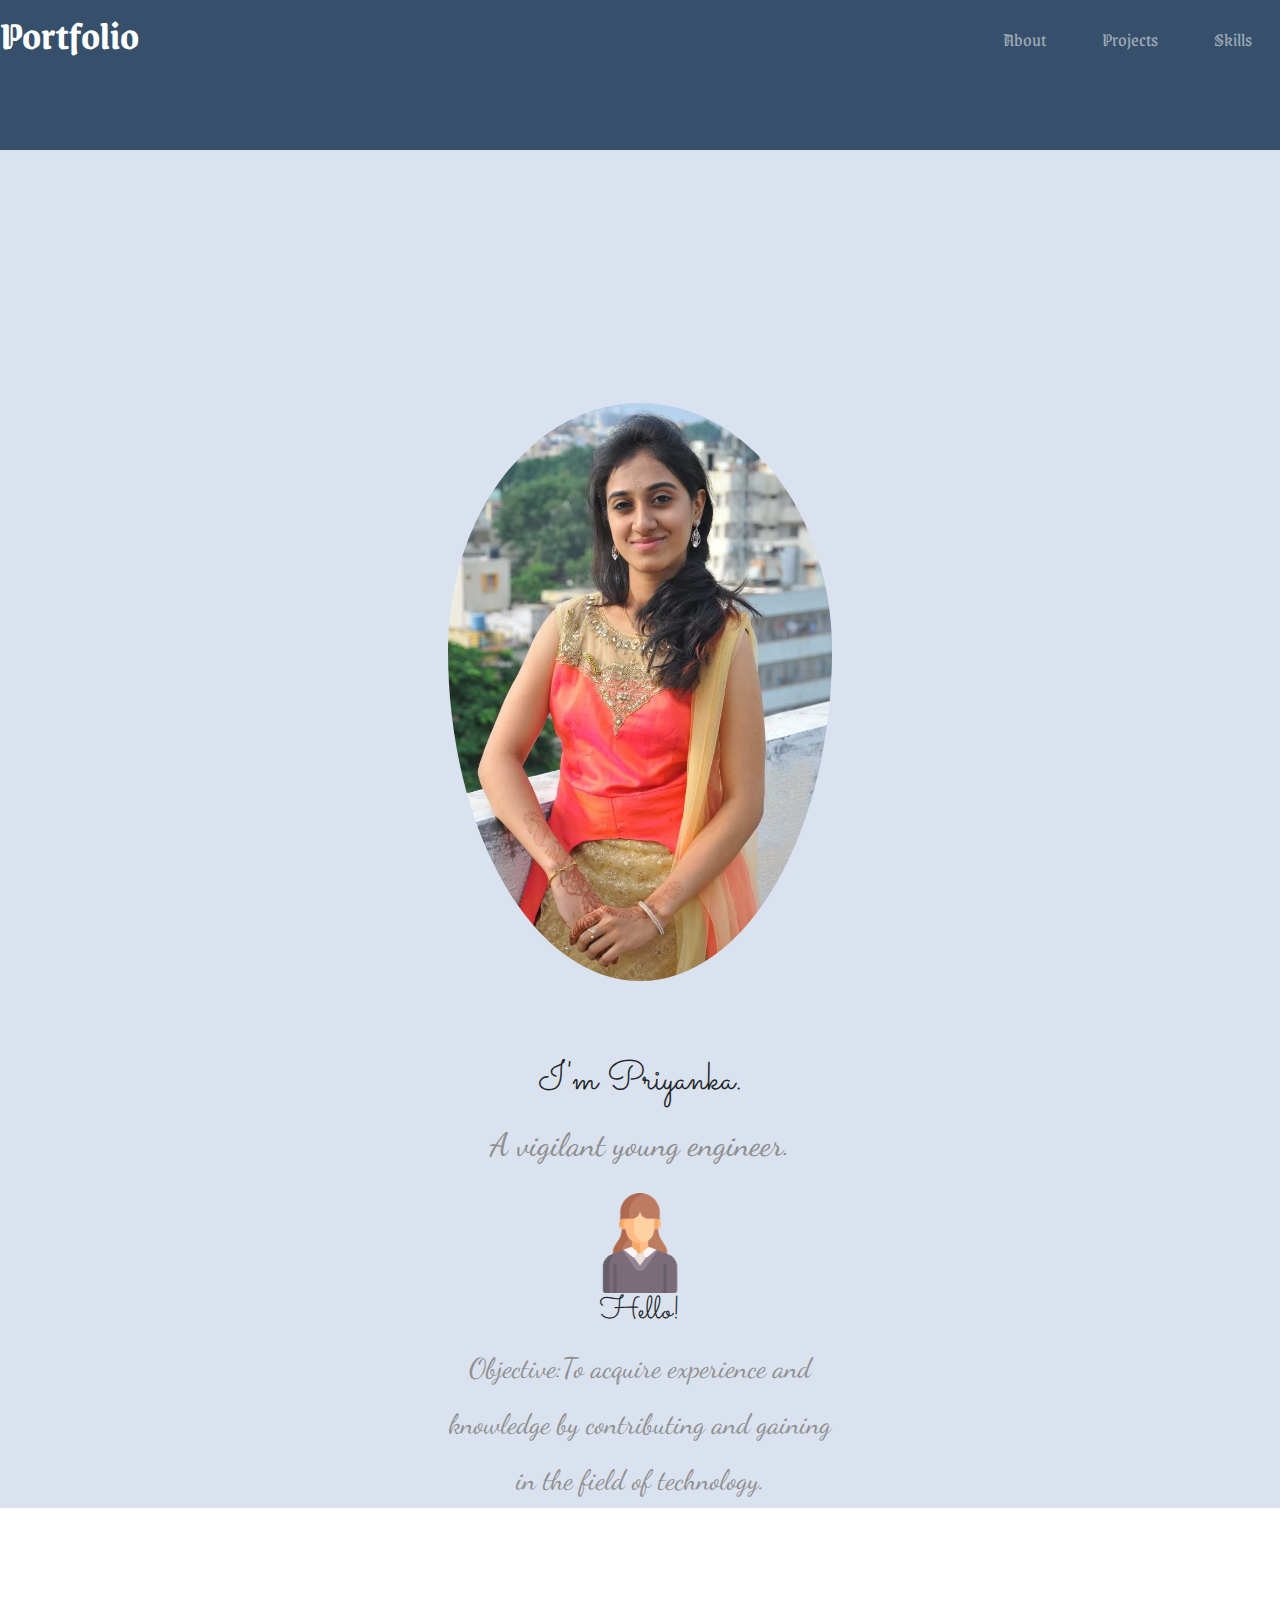
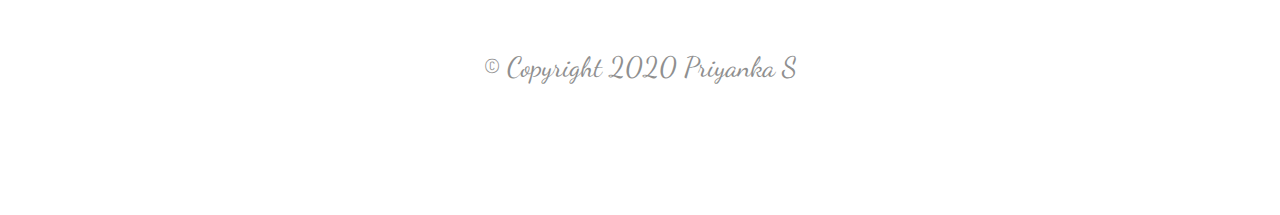
<file: index.html>
<!DOCTYPE html>
<html lang="en" dir="ltr">

<head>
  <meta charset="utf-8">
  <title>Portfolio</title>
  <script src="https://code.jquery.com/jquery-3.5.1.slim.min.js" integrity="sha384-DfXdz2htPH0lsSSs5nCTpuj/zy4C+OGpamoFVy38MVBnE+IbbVYUew+OrCXaRkfj" crossorigin="anonymous"></script>
  <script src="https://cdn.jsdelivr.net/npm/popper.js@1.16.0/dist/umd/popper.min.js" integrity="sha384-Q6E9RHvbIyZFJoft+2mJbHaEWldlvI9IOYy5n3zV9zzTtmI3UksdQRVvoxMfooAo" crossorigin="anonymous"></script>
  <script src="https://stackpath.bootstrapcdn.com/bootstrap/4.5.0/js/bootstrap.min.js" integrity="sha384-OgVRvuATP1z7JjHLkuOU7Xw704+h835Lr+6QL9UvYjZE3Ipu6Tp75j7Bh/kR0JKI" crossorigin="anonymous"></script>
  <link href="https://fonts.googleapis.com/css2?family=Dancing+Script:wght@600&family=Grenze+Gotisch:wght@300&family=Sacramento&display=swap" rel="stylesheet">
  <div>Icons made by <a href="https://www.flaticon.com/authors/freepik" title="Freepik">Freepik</a> from <a href="https://www.flaticon.com/" title="Flaticon">www.flaticon.com</a></div>

  <link rel="stylesheet" href="https://maxcdn.bootstrapcdn.com/bootstrap/4.0.0/css/bootstrap.min.css" integrity="sha384-Gn5384xqQ1aoWXA+058RXPxPg6fy4IWvTNh0E263XmFcJlSAwiGgFAW/dAiS6JXm" crossorigin="anonymous">
  <link rel="stylesheet" href="css/styles.css">
  <link rel="stylesheet" href="https://use.fontawesome.com/releases/v5.14.0/css/all.css" integrity="sha384-HzLeBuhoNPvSl5KYnjx0BT+WB0QEEqLprO+NBkkk5gbc67FTaL7XIGa2w1L0Xbgc" crossorigin="anonymous">

</head>

<body>


  <div class="top-container">

    <!-- Nav Bar -->
    <nav class="navbar   navbar-expand-lg navbar-dark fixed-top  ">

      <h3 class="navbar-brand" href="">Portfolio</h3>

      <button class="navbar-toggler" type="button" data-toggle="collapse" data-target="#navbarTogglerDemo02">
        <span class="navbar-toggler-icon"></span>
      </button>

      <div class="collapse navbar-collapse" id="navbarTogglerDemo02">

        <ul class="navbar-nav ml-auto">
          <li class="nav-item">
            <a class="nav-link" href="index.html">About</a>
          </li>
          <li class="nav-item">
            <a class="nav-link" href="projects.html">Projects</a>
          </li>
          <li class="nav-item">
            <a class="nav-link" href="skills.html">Skills</a>
          </li>


        </ul>

      </div>
    </nav>
    <!-- Title -->





    <div class="middle-container">
      <img class="title-image" src="images/priyanka.jpg" alt="pic">
      <h1>I'm Priyanka.</h1>
      <h2>
        <p>A vigilant young engineer.</p>
      </h2>



      <div class="profile">
        <img class"" src="images/person.png" alt="person" height="100rem" width="100rem">
        <h2>Hello!</h2>
        <p class="intro">Objective:To acquire experience and knowledge by contributing and gaining in the field of technology.</p>
      </div>





      <footer class="white-section " id="footer">
        <div class="container-fluid pb-1">
          <i class="social-icon fab fa-facebook-f"></i>
          <i class="social-icon fab fa-twitter"></i>
          <i class="social-icon fab fa-instagram"></i>
          <i class="social-icon fas fa-envelope"></i>
          <p>©   Copyright     2020      Priyanka S</p>
        </div>
      </footer>
</body>



</html>
</file>
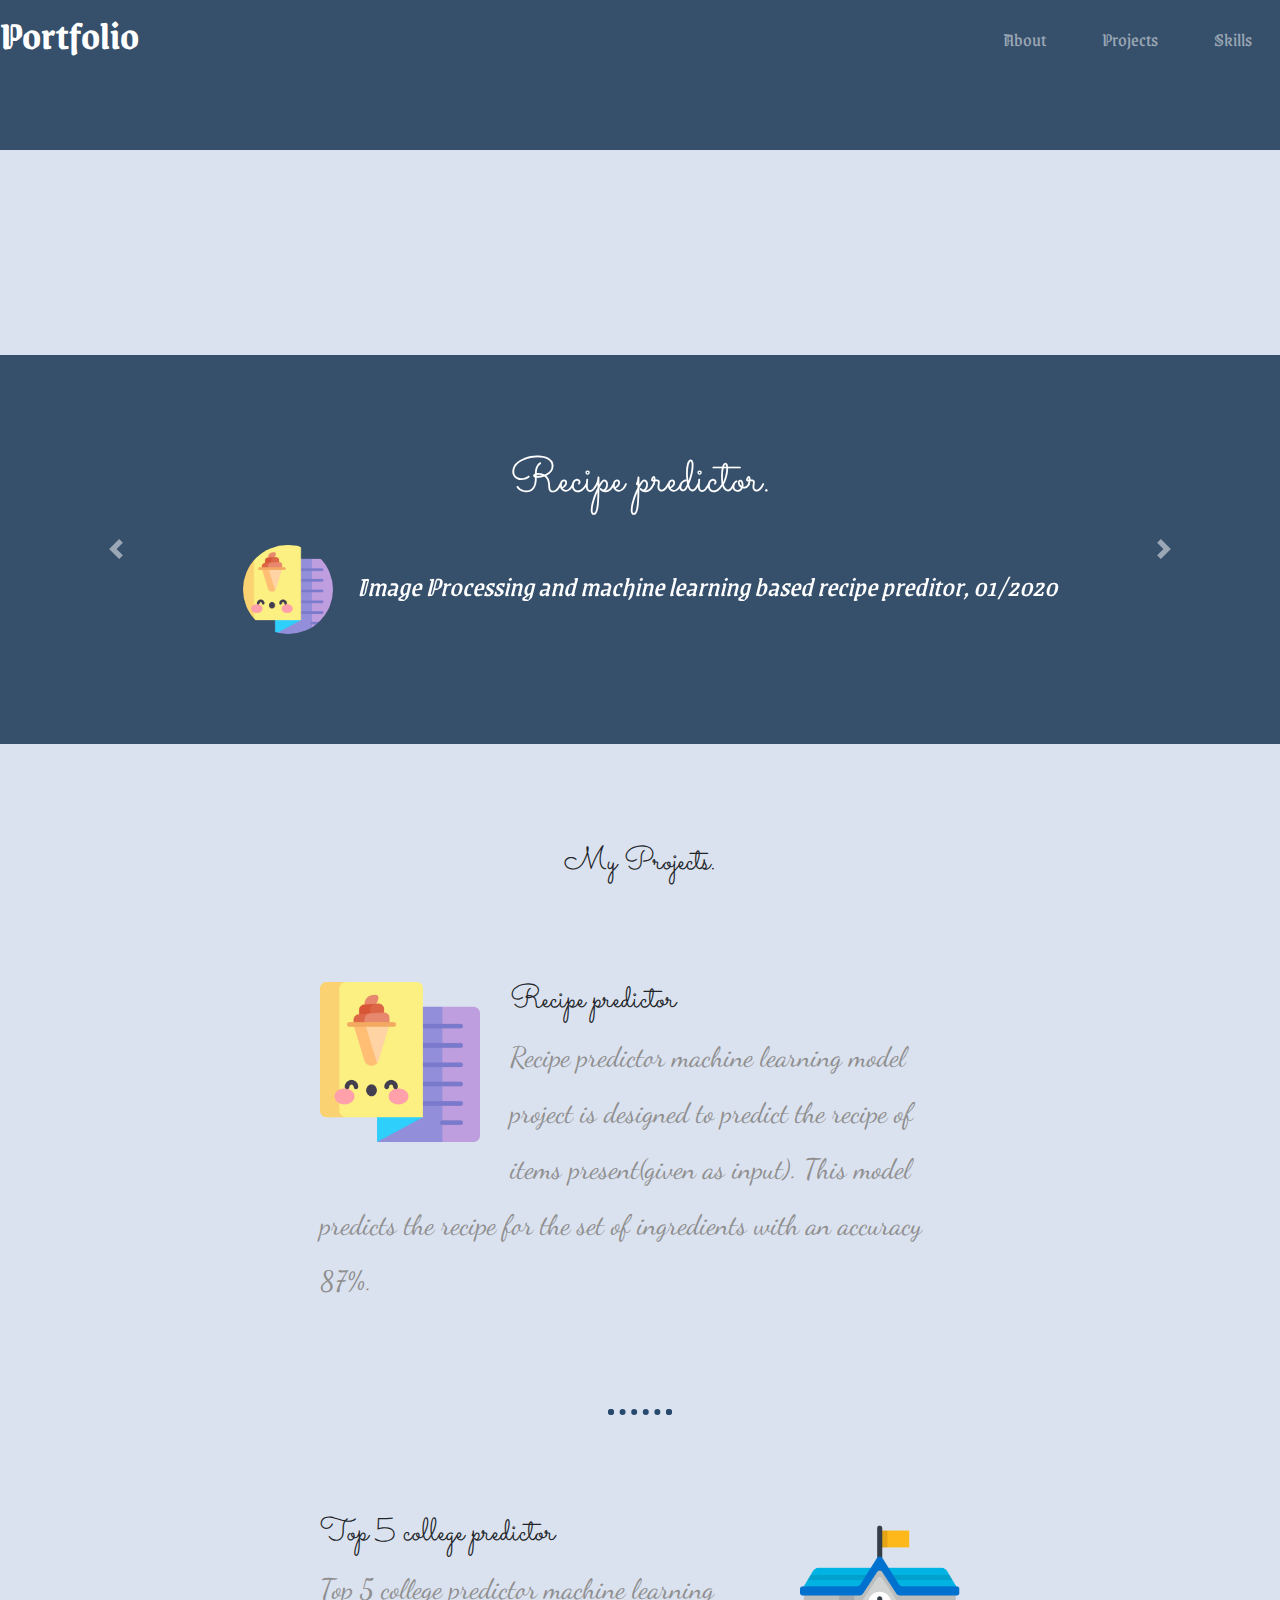
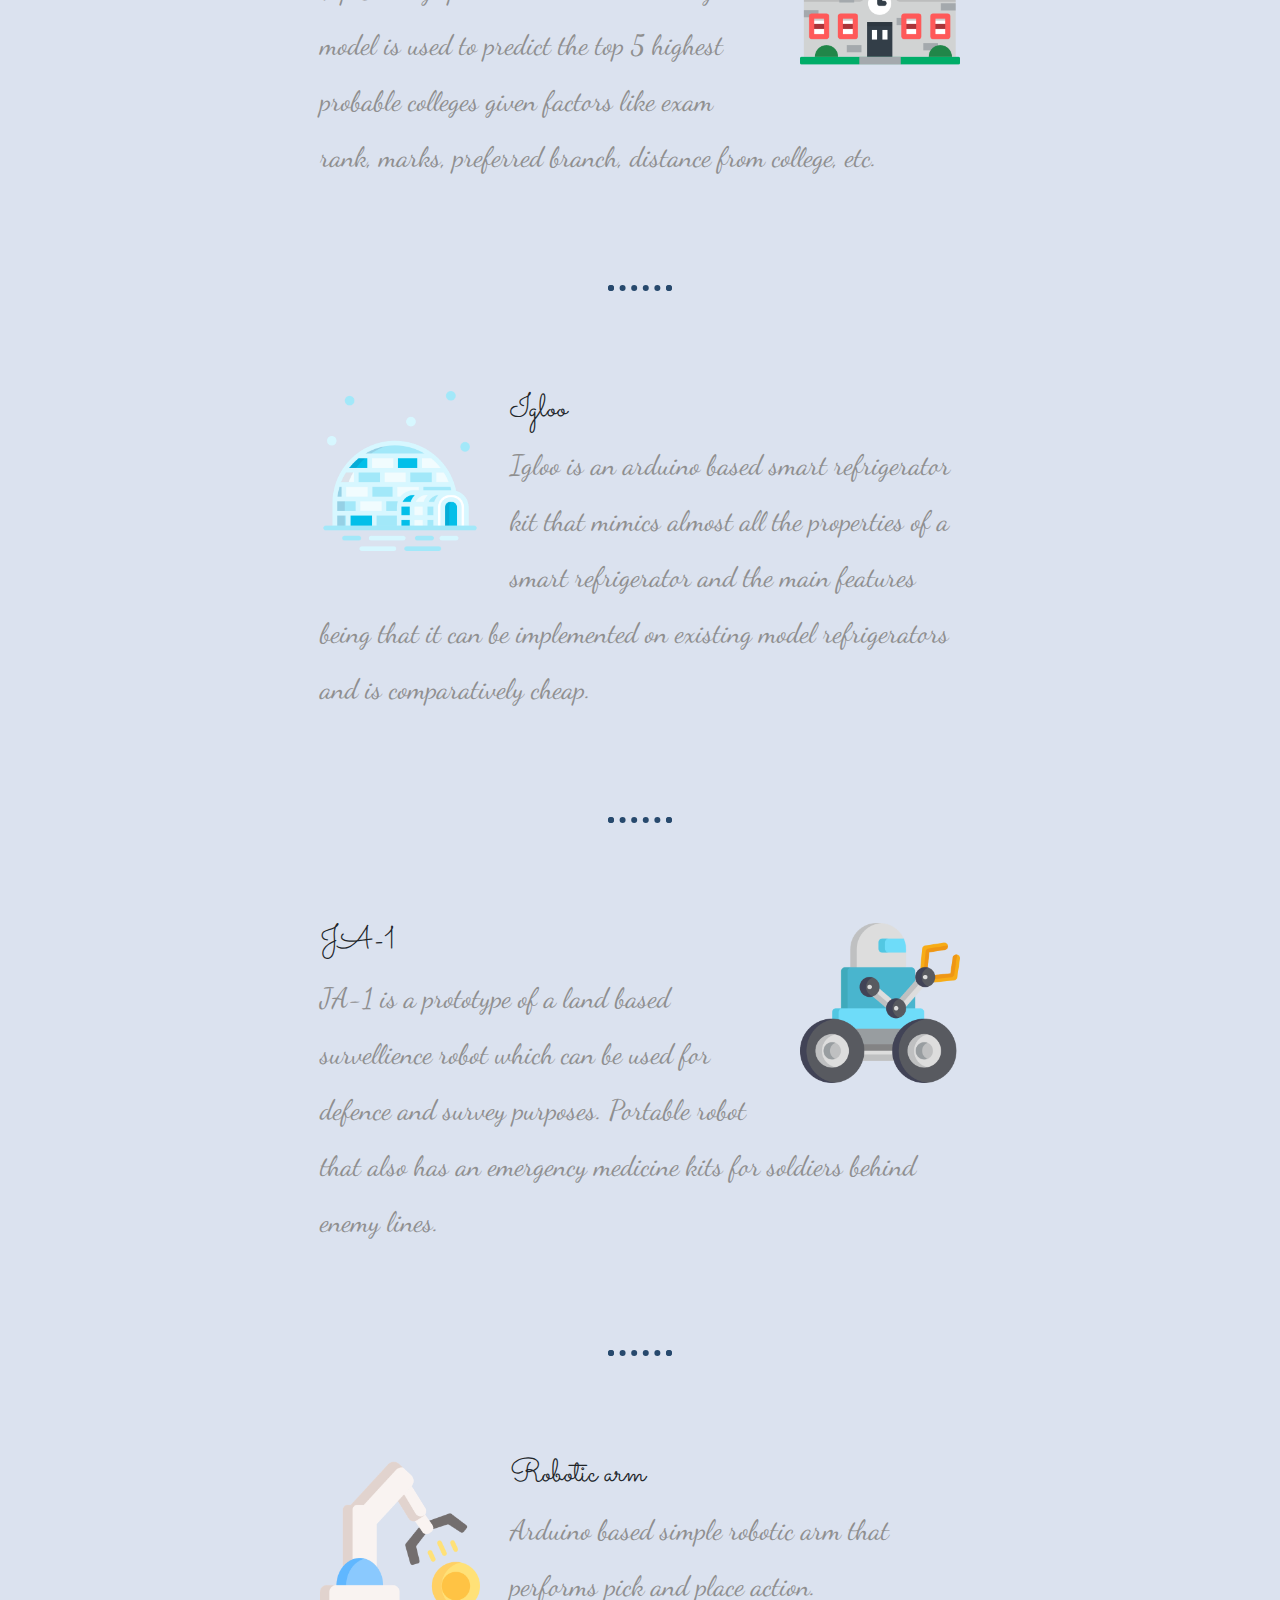
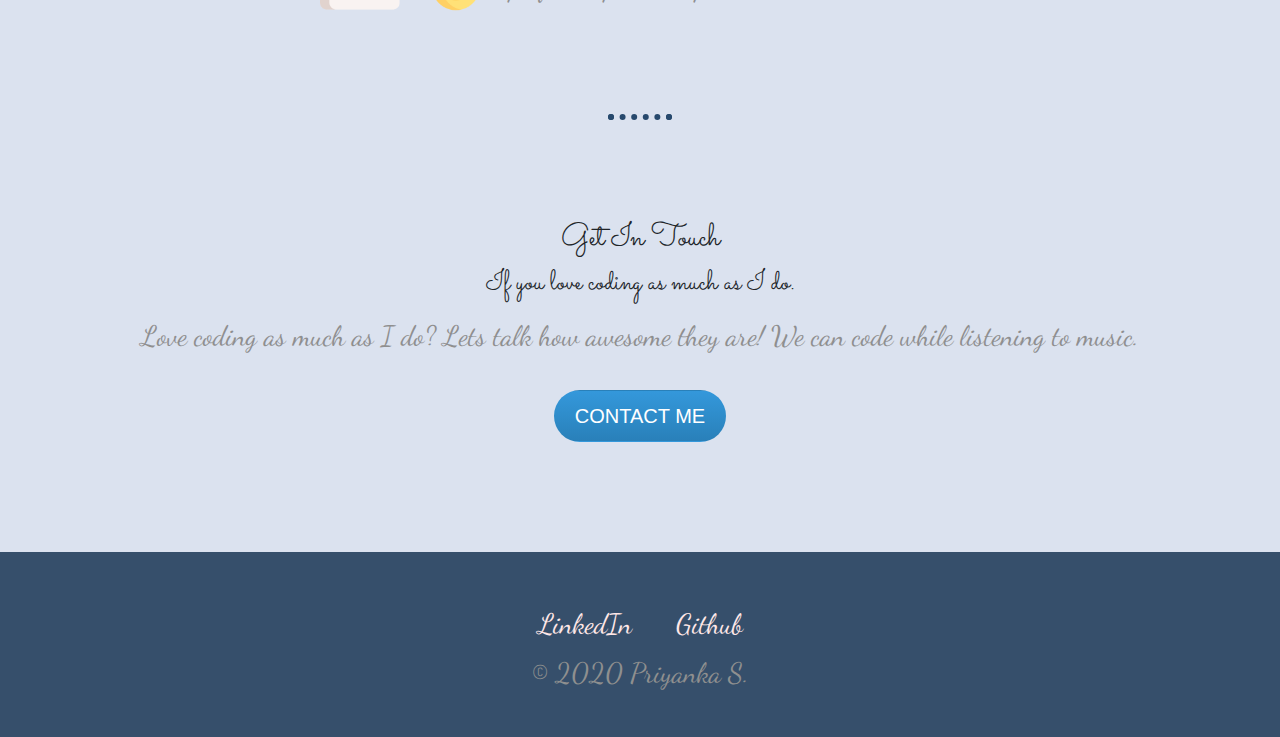
<file: projects.html>
<!DOCTYPE html>
<html lang="en" dir="ltr">

<head>
  <meta charset="utf-8">
  <title>Projects</title>
  <script src="https://code.jquery.com/jquery-3.5.1.slim.min.js" integrity="sha384-DfXdz2htPH0lsSSs5nCTpuj/zy4C+OGpamoFVy38MVBnE+IbbVYUew+OrCXaRkfj" crossorigin="anonymous"></script>
  <script src="https://cdn.jsdelivr.net/npm/popper.js@1.16.0/dist/umd/popper.min.js" integrity="sha384-Q6E9RHvbIyZFJoft+2mJbHaEWldlvI9IOYy5n3zV9zzTtmI3UksdQRVvoxMfooAo" crossorigin="anonymous"></script>
  <script src="https://stackpath.bootstrapcdn.com/bootstrap/4.5.0/js/bootstrap.min.js" integrity="sha384-OgVRvuATP1z7JjHLkuOU7Xw704+h835Lr+6QL9UvYjZE3Ipu6Tp75j7Bh/kR0JKI" crossorigin="anonymous"></script>
  <link href="https://fonts.googleapis.com/css2?family=Dancing+Script:wght@600&family=Grenze+Gotisch:wght@300&family=Sacramento&display=swap" rel="stylesheet">
  <link href="https://fonts.googleapis.com/css?family=Montserrat|Ubuntu" rel="stylesheet">
  <div>Icons made by <a href="https://www.flaticon.com/authors/freepik" title="Freepik">Freepik</a> from <a href="https://www.flaticon.com/" title="Flaticon">www.flaticon.com</a></div>


  <link rel="stylesheet" href="https://maxcdn.bootstrapcdn.com/bootstrap/4.0.0/css/bootstrap.min.css" integrity="sha384-Gn5384xqQ1aoWXA+058RXPxPg6fy4IWvTNh0E263XmFcJlSAwiGgFAW/dAiS6JXm" crossorigin="anonymous">
  <link rel="stylesheet" href="css/styles.css">
  <link rel="stylesheet" href="https://use.fontawesome.com/releases/v5.14.0/css/all.css" integrity="sha384-HzLeBuhoNPvSl5KYnjx0BT+WB0QEEqLprO+NBkkk5gbc67FTaL7XIGa2w1L0Xbgc" crossorigin="anonymous">
</head>

<body>
  <div class="top-container">

    <!-- Nav Bar -->
    <nav class="navbar   navbar-expand-lg navbar-dark fixed-top  ">

      <h3 class="navbar-brand" href="">Portfolio</h3>

      <button class="navbar-toggler" type="button" data-toggle="collapse" data-target="#navbarTogglerDemo02">
        <span class="navbar-toggler-icon"></span>
      </button>

      <div class="collapse navbar-collapse" id="navbarTogglerDemo02">

        <ul class="navbar-nav ml-auto">
          <li class="nav-item">
            <a class="nav-link" href="index.html">About</a>
          </li>
          <li class="nav-item">
            <a class="nav-link" href="projects.html">Projects</a>
          </li>
          <li class="nav-item">
            <a class="nav-link" href="skills.html">Skills</a>
          </li>

        </ul>

      </div>
    </nav>
<hr class="hide">
  <title>Projects</title>
  <section class="colored-section" id="testimonials">

    <div id="testimonial-carousel" class="carousel slide" data-ride="false">
      <div class="carousel-inner">
        <div class="carousel-item active container-fluid">
          <h2 class="testimonial-text">Recipe predictor.</h2>
          <img class="testimonial-image" src="images/food-and-restaurant - Copy.png" alt="recipe">
          <em>Image Processing and machine learning based recipe preditor, 01/2020</em>
        </div>
        <div class="carousel-item container-fluid">
          <h2 class="testimonial-text">Top 5 college predictor.</h2>
          <img class="testimonial-image" src="images/school.png" alt="college">
          <em>Machine learning based top5 college predictor</em>
        </div>
        <div class="carousel-item container-fluid">
          <h2 class="testimonial-text">Igloo.</h2>
          <img class="testimonial-image" src="images/igloo.png" alt="igloo">
          <em>Arduino based smart food waste management kit, 11/2019</em>
        </div>
        <div class="carousel-item container-fluid">
          <h2 class="testimonial-text">JA-1.</h2>
          <img class="testimonial-image" src="images/bot.png" alt="ja">
          <em>arduino based survellience kit, 10/2019</em>
        </div>
        <div class="carousel-item container-fluid">
          <h2 class="testimonial-text">Robotic arm.</h2>
          <img class="testimonial-image" src="images/robot.png" alt="arm">
          <em>Arduino based pick and place robot, 10/2018</em>
        </div>
      </div>
      <a class="carousel-control-prev" href="#testimonial-carousel" role="button" data-slide="prev">
        <span class="carousel-control-prev-icon"></span>
      </a>
      <a class="carousel-control-next" href="#testimonial-carousel" role="button" data-slide="next">
        <span class="carousel-control-next-icon"></span>
      </a>
    </div>

  </section>
  <div class="middle-container">

    <div class="project">
      <h2>My Projects.</h2>


      <div class="skill-row">
        <img class="left" src="images/food-and-restaurant - Copy.png" alt="recipe">
        <h2>Recipe predictor</h2>
        <p>Recipe predictor machine learning model project is designed to predict the recipe of items present(given as input). This model predicts the recipe for the set of ingredients with an accuracy 87%.</p>
      </div>
      <hr>
      <div class="skill-row">
        <img class="right" src="images/school.png" alt="school">
        <h2>Top 5 college predictor</h2>
        <p>Top 5 college predictor machine learning model is used to predict the top 5 highest probable colleges given factors like exam rank, marks, preferred branch, distance from college, etc.</p>
      </div>
      <hr>
      <div class="skill-row">
        <img class="left" src="images/igloo.png" alt="igloo">
        <h2>Igloo</h2>
        <p>Igloo is an arduino based smart refrigerator kit that mimics almost all the properties of a smart refrigerator and the main features being that it can be implemented on existing model refrigerators and is comparatively cheap.</p>
      </div>
      <hr>
      <div class="skill-row">
        <img class="right" src="images/bot.png" alt="bot">
        <h2>JA-1</h2>
        <p>JA-1 is a prototype of a land based survellience robot which can be used for defence and survey purposes. Portable robot that also has an emergency medicine kits for soldiers behind enemy lines.</p>
      </div>
      <hr>
      <div class="skill-row">
        <img class="left" src="images/robot.png" alt="robot">
        <h2>Robotic arm</h2>
        <p>Arduino based simple robotic arm that performs pick and place action.</p>
      </div>
    </div>
    <hr>
    <div class="contact-me">
      <h2>Get In Touch</h2>
      <h3>If you love coding as much as I do.</h3>
      <p>Love coding as much as I do? Lets talk how awesome they are! We can code while listening to music.</p>
      <a class="btn" href="mailto:priyankasridhara123@gmail.com">CONTACT ME</a>
    </div>
  </div>


  <div class="bottom-container">
    <a class="footer-link" href="https://www.linkedin.com/in/priyanka-s-aa70b3170">LinkedIn</a>
    <a class="footer-link" href="https://github.com/Priyankasridhara">Github</a>

    <p>© 2020 Priyanka S.</p>
  </div>


</body>

</html>
</file>
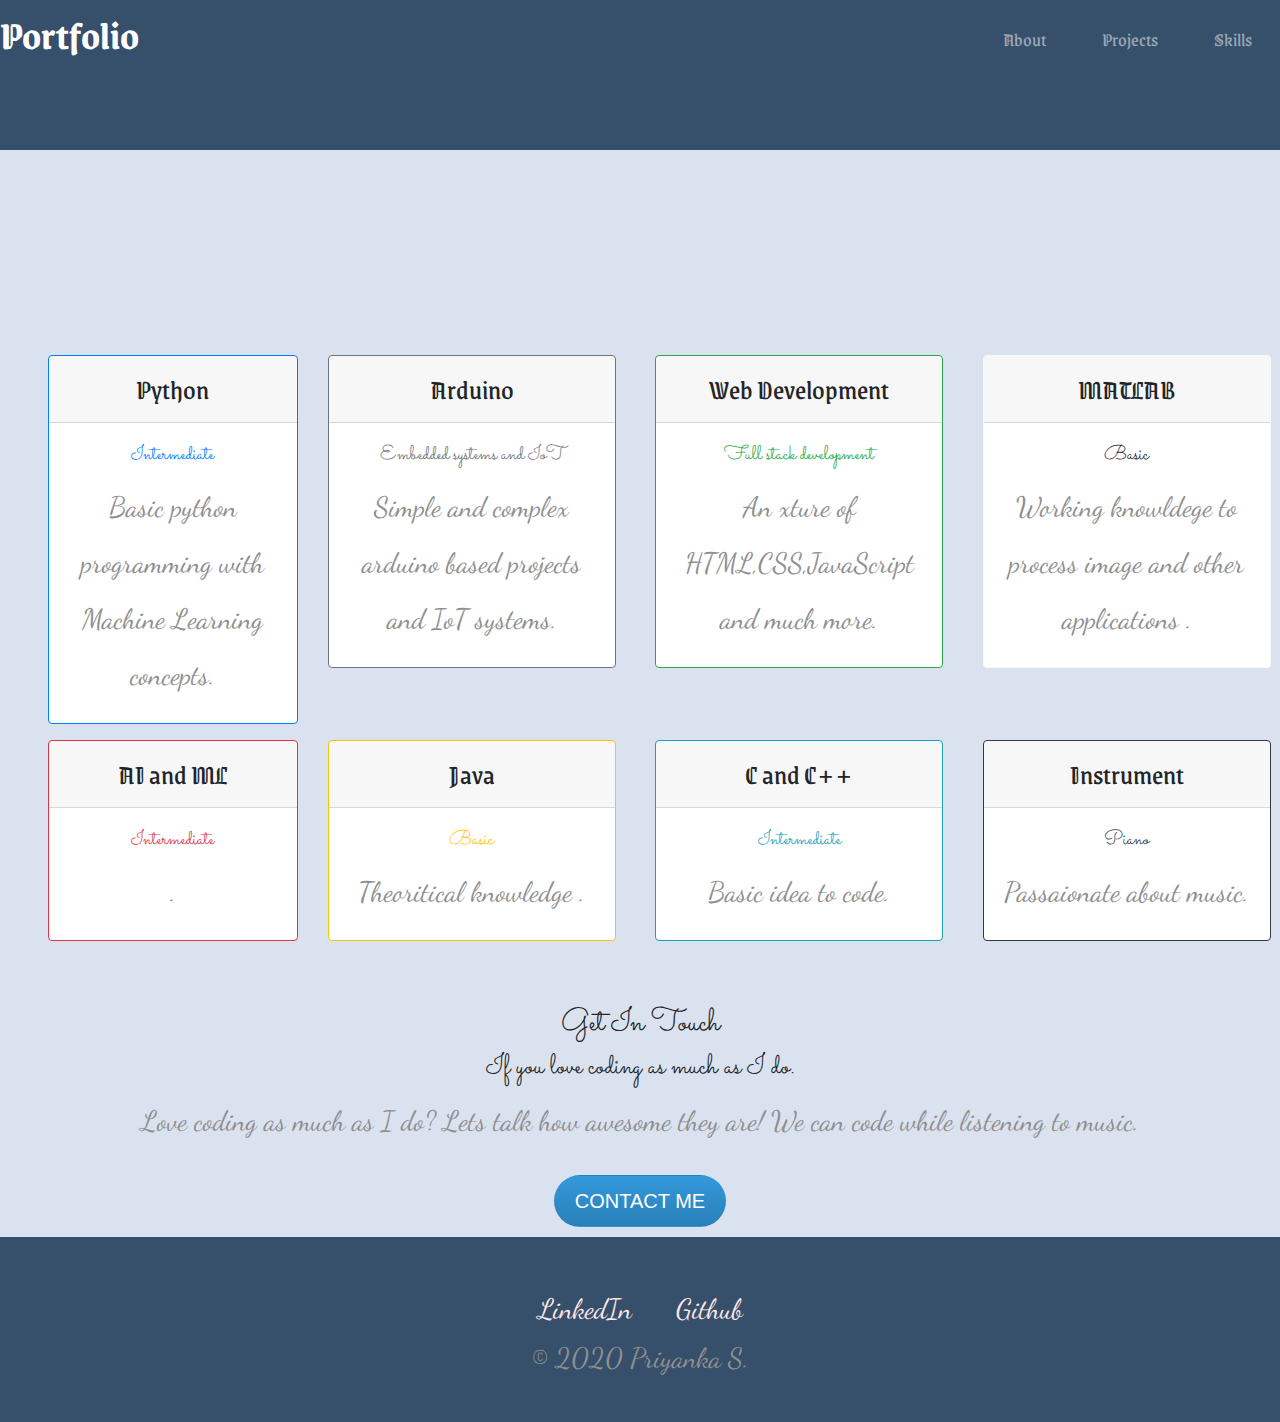
<file: skills.html>
<!DOCTYPE html>
<html lang="en" dir="ltr">

<head>
  <meta charset="utf-8">
  <title>Skills</title>
  <title>Portfolio</title>
  <script src="https://code.jquery.com/jquery-3.5.1.slim.min.js" integrity="sha384-DfXdz2htPH0lsSSs5nCTpuj/zy4C+OGpamoFVy38MVBnE+IbbVYUew+OrCXaRkfj" crossorigin="anonymous"></script>
  <script src="https://cdn.jsdelivr.net/npm/popper.js@1.16.0/dist/umd/popper.min.js" integrity="sha384-Q6E9RHvbIyZFJoft+2mJbHaEWldlvI9IOYy5n3zV9zzTtmI3UksdQRVvoxMfooAo" crossorigin="anonymous"></script>
  <script src="https://stackpath.bootstrapcdn.com/bootstrap/4.5.0/js/bootstrap.min.js" integrity="sha384-OgVRvuATP1z7JjHLkuOU7Xw704+h835Lr+6QL9UvYjZE3Ipu6Tp75j7Bh/kR0JKI" crossorigin="anonymous"></script>
  <div>Icons made by <a href="https://www.flaticon.com/authors/freepik" title="Freepik">Freepik</a> from <a href="https://www.flaticon.com/" title="Flaticon">www.flaticon.com</a></div>
  <link href="https://fonts.googleapis.com/css2?family=Dancing+Script:wght@600&family=Grenze+Gotisch:wght@300&family=Sacramento&display=swap" rel="stylesheet">
  <link href="https://fonts.googleapis.com/css?family=Montserrat|Ubuntu" rel="stylesheet">
  <link rel="stylesheet" href="https://maxcdn.bootstrapcdn.com/bootstrap/4.0.0/css/bootstrap.min.css" integrity="sha384-Gn5384xqQ1aoWXA+058RXPxPg6fy4IWvTNh0E263XmFcJlSAwiGgFAW/dAiS6JXm" crossorigin="anonymous">
  <link rel="stylesheet" href="css/styles.css">
  <link rel="stylesheet" href="https://use.fontawesome.com/releases/v5.14.0/css/all.css" integrity="sha384-HzLeBuhoNPvSl5KYnjx0BT+WB0QEEqLprO+NBkkk5gbc67FTaL7XIGa2w1L0Xbgc" crossorigin="anonymous">
</head>

<body>
  <div class="top-container">

    <!-- Nav Bar -->
    <nav class="navbar   navbar-expand-lg navbar-dark fixed-top  ">

      <h3 class="navbar-brand" href="">Portfolio</h3>

      <button class="navbar-toggler" type="button" data-toggle="collapse" data-target="#navbarTogglerDemo02">
        <span class="navbar-toggler-icon"></span>
      </button>

      <div class="collapse navbar-collapse" id="navbarTogglerDemo02">

        <ul class="navbar-nav ml-auto">
          <li class="nav-item">
            <a class="nav-link" href="index.html">About</a>
          </li>
          <li class="nav-item">
            <a class="nav-link" href="projects.html">Projects</a>
          </li>
          <li class="nav-item">
            <a class="nav-link" href="skills.html">Skills</a>
          </li>

        </ul>

      </div>
    </nav>
<hr class="hide">



<div class="row">
<div class="col-xl-3">
  <div class="card border-primary mb-3 ml-5" style="max-width: 18rem;">
  <div class="card-header">Python</div>
  <div class="card-body text-primary">
    <h5 class="card-title">Intermediate</h5>
    <p class="card-text">Basic python programming with Machine Learning concepts.</p>
  </div>
</div>
</div>
<div class="col-xl-3">
<div class="card border-secondary mb-3" style="max-width: 18rem;">
  <div class="card-header">Arduino</div>
  <div class="card-body text-secondary">
    <h5 class="card-title">Embedded systems and IoT</h5>
    <p class="card-text">Simple and complex arduino based projects and IoT systems.</p>
  </div>
</div>
</div>
<div class="col-xl-3">
<div class="card border-success mb-3" style="max-width: 18rem;">
  <div class="card-header">Web Development</div>
  <div class="card-body text-success">
    <h5 class="card-title">Full stack development</h5>
    <p class="card-text">An xture of HTML,CSS,JavaScript and much more. </p>
  </div>
</div>
</div>
<div class="col-xl-3">
<div class="card border-light mb-3" style="max-width: 18rem;">
  <div class="card-header">MATLAB</div>
  <div class="card-body">
    <h5 class="card-title">Basic</h5>
    <p class="card-text">Working knowldege to process image and other applications  .</p>
  </div>
</div>
</div>
<div class="col-xl-3">
<div class="card border-danger mb-3 ml-5" style="max-width: 18rem;">
  <div class="card-header">AI and ML</div>
  <div class="card-body text-danger">
    <h5 class="card-title">Intermediate</h5>
    <p class="card-text">.</p>
  </div>
</div>
</div>
<div class="col-xl-3">
<div class="card border-warning mb-3" style="max-width: 18rem;">
  <div class="card-header">Java</div>
  <div class="card-body text-warning">
    <h5 class="card-title">Basic</h5>
    <p class="card-text">Theoritical knowledge .</p>
  </div>
</div>
</div>
  <div class="col-xl-3">
<div class="card border-info mb-3" style="max-width: 18rem;">
  <div class="card-header">C and C++</div>
  <div class="card-body text-info">
    <h5 class="card-title">Intermediate</h5>
    <p class="card-text">Basic idea to code.</p>
  </div>
</div>
</div>

<div class="col-xl-3">
<div class="card border-dark mb-3" style="max-width: 18rem;">
  <div class="card-header">Instrument</div>
  <div class="card-body text-dark">
    <h5 class="card-title">Piano</h5>
    <p class="card-text">Passaionate about music.</p>
  </div>
</div>
</div>
</div>


<div class="contact-me pt-5">
  <h2>Get In Touch</h2>
  <h3>If you love coding as much as I do.</h3>
  <p>Love coding as much as I do? Lets talk how awesome they are! We can code while listening to music.</p>
  <a class="btn" href="mailto:priyankasridhara123@gmail.com">CONTACT ME</a>
</div>
</div>


<div class="bottom-container">
<a class="footer-link" href="https://www.linkedin.com/in/priyanka-s-aa70b3170">LinkedIn</a>
<a class="footer-link" href="https://github.com/Priyankasridhara">Github</a>

<p>© 2020 Priyanka S.</p>
</div>
</body>

</html>
</file>
<file: css/styles.css>
body {
  font-size:28px ;
  font-family: 'Grenze Gotisch', cursive;
  text-align: center;
}
h1,h2,h3,h4,h5,h6{
  font-family: 'Sacramento', cursive;

}




p {
  font-family: 'Dancing Script', cursive;
  line-height: 2;
  color: #8f8f8f;
}

hr{
  border: dotted #27496d 6px;
  border-bottom: none;
  width: 4%;
  margin: 100px auto;
}
a{
  color: #ffe7e7;
  font-family: 'Dancing Script', cursive;
  margin:10px 20px;
  text-decoration: none;
}
a:hover{
  color: #ffc8c8;
}
.hide{
  border: dotted #dbe2ef 6px;
}
.top-container {
  background-color: #dbe2ef;
  position: relative;
  padding-top: 100px;

}
.pro{
  text-decoration: underline;
}
.intro{
  width:30%;
  margin:auto;
}


.skill-row{
  width:50%;
  margin:100px auto 100px auto;
  text-align: left;


}

.left{
  width: 25%;
  float: left;
  margin-right: 30px;
}

.right{
width: 25%;
float: right;
margin-left: 30px;
}
.middle-container{
  margin: 100px 0;
}
.bottom-container{
  background-color: #364f6b;
  padding: 50px 0 20px;

}
.contact-me{
  background-color: #dbe2ef;
}



.code-img{
  width: 25%;
  float: left;
  margin-right: 30px;
}

.btn {
  background: #3498db;
  background-image: -webkit-linear-gradient(top, #3498db, #2980b9);
  background-image: -moz-linear-gradient(top, #3498db, #2980b9);
  background-image: -ms-linear-gradient(top, #3498db, #2980b9);
  background-image: -o-linear-gradient(top, #3498db, #2980b9);
  background-image: linear-gradient(to bottom, #3498db, #2980b9);
  -webkit-border-radius: 28;
  -moz-border-radius: 28;
  border-radius: 28px;
  font-family: Arial;
  color: #ffffff;
  font-size: 20px;
  padding: 10px 20px 10px 20px;
  text-decoration: none;
}

.btn:hover {
  background: #3cb0fd;
  background-image: -webkit-linear-gradient(top, #3cb0fd, #3498db);
  background-image: -moz-linear-gradient(top, #3cb0fd, #3498db);
  background-image: -ms-linear-gradient(top, #3cb0fd, #3498db);
  background-image: -o-linear-gradient(top, #3cb0fd, #3498db);
  background-image: linear-gradient(to bottom, #3cb0fd, #3498db);
  text-decoration: none;
}



/* Headings */

.big-heading {
  font-family: 'Sacramento', cursive;
  font-size: 3.5rem;
  line-height: 1.5;
}

.section-heading {
  font-size: 3rem;
  line-height: 1.5;
}

/* Containers */

.container-fluid{
  padding: 7% 15%;
}

/* Sections */

.colored-section {
  background-color: #aacfd0;
  color: #fff;
}

.white-section {
  background-color: #fff;
}

/* Navigation Bar */

.navbar {
  background-color: #364f6b;
  padding: 0 0 4.5rem;
}

.navbar-brand {
  font-family: 'Grenze Gotisch', cursive;
  font-size: 2.5rem;
  font-weight: bold;

}



.nav-link {
  font-size: 1.2rem;
  font-family: 'Grenze Gotisch', cursive;;
}



/* Title Section */

#title {
  background-color: #27496d;
  color: #fff;
  text-align: left;
}



/* Title Image */

.title-image {
  width: 30%;
  position: relative;
  border-radius: 100%;
  padding-top: 10rem;
  padding-bottom: 4.75rem;


}


.icon {
  color: #27496d;
  margin-bottom: 1rem;
}

.icon:hover {
  color: #27496d;
}

/* Testimonial Section */

#testimonials {
  background-color: #364f6b;
}

.testimonial-text {
  font-size: 3rem;
  line-height: 1.5;
}

.testimonial-image {
  width: 10%;
  border-radius: 100%;
  margin: 20px;
}




/* Footer Section */


.social-icon {
  margin: 20px 10px;
}

@media (max-width: 1028px) {

  #title {
    text-align: center;
  }

  .title-image {
    position: static;
    transform: rotate(0);
  }
}
</file>
